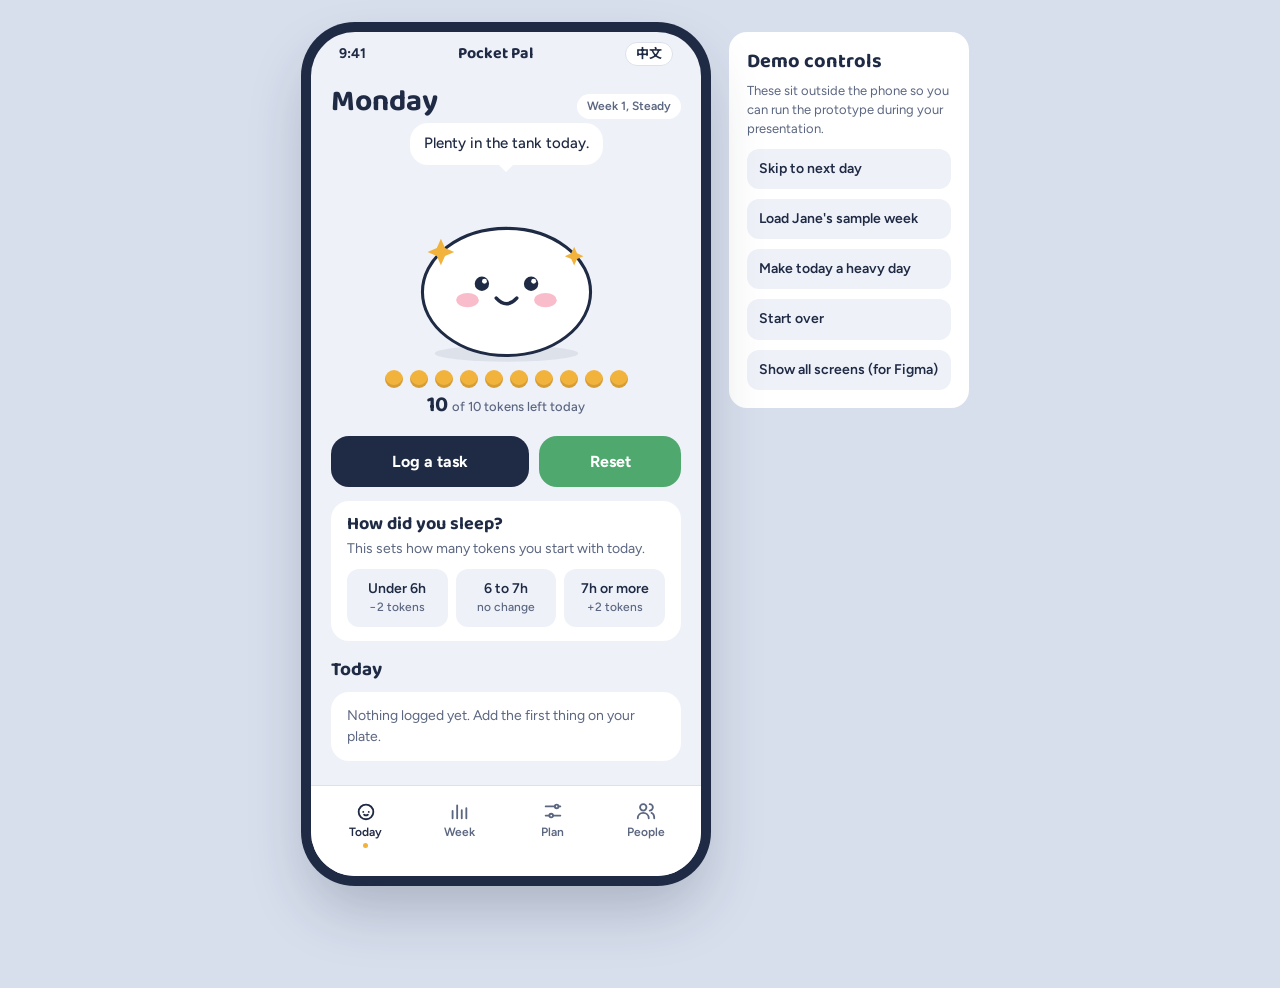
<file: index.html>
<!doctype html>
<html lang="en">
<head>
<meta charset="utf-8">
<meta name="viewport" content="width=device-width, initial-scale=1">
<title>Pocket Pal Prototype</title>
<link rel="preconnect" href="https://fonts.googleapis.com">
<link rel="preconnect" href="https://fonts.gstatic.com" crossorigin>
<link href="https://fonts.googleapis.com/css2?family=Baloo+2:wght@600;700;800&family=Figtree:wght@400;500;600;700&family=Noto+Sans+SC:wght@400;500;700&display=swap" rel="stylesheet">

<!-- Styles: shared first, then one file per screen -->
<link rel="stylesheet" href="css/base.css">
<link rel="stylesheet" href="css/layout.css">
<link rel="stylesheet" href="css/components.css">
<link rel="stylesheet" href="css/today.css">
<link rel="stylesheet" href="css/sheets.css">
<link rel="stylesheet" href="css/plan.css">
<link rel="stylesheet" href="css/week.css">
<link rel="stylesheet" href="css/people.css">
<link rel="stylesheet" href="css/gallery.css">
</head>
<body>
<div class="stage">
  <div class="phone" id="phone" aria-live="polite"></div>
  <aside class="demo" aria-label="Demo controls">
    <!-- data-i18n holds the English text; js/i18n.js swaps it for the translation -->
    <h2 data-i18n="Demo controls">Demo controls</h2>
    <p data-i18n="These sit outside the phone so you can run the prototype during your presentation.">These sit outside the phone so you can run the prototype during your presentation.</p>
    <button data-act="nextDay" data-i18n="Skip to next day">Skip to next day</button>
    <button data-act="sampleWeek" data-i18n="Load Jane's sample week">Load Jane's sample week</button>
    <button data-act="drain" data-i18n="Make today a heavy day">Make today a heavy day</button>
    <button data-act="restart" data-i18n="Start over">Start over</button>
    <button data-act="gallery" data-i18n="Show all screens (for Figma)">Show all screens (for Figma)</button>
  </aside>
</div>
<div id="gallery" hidden></div>

<!-- Scripts: order matters (translations first, data and helpers next, app.js last) -->
<script src="js/lang/zh.js"></script>
<script src="js/i18n.js"></script>
<script src="js/data.js"></script>
<script src="js/state.js"></script>
<script src="js/logic.js"></script>
<script src="js/mochi.js"></script>
<script src="js/components.js"></script>
<script src="js/screens/today.js"></script>
<script src="js/screens/week.js"></script>
<script src="js/screens/plan.js"></script>
<script src="js/screens/people.js"></script>
<script src="js/sheets/log.js"></script>
<script src="js/sheets/share.js"></script>
<script src="js/sheets/reset.js"></script>
<script src="js/sheets/support.js"></script>
<script src="js/demo.js"></script>
<script src="js/app.js"></script>
</body>
</html>
</file>
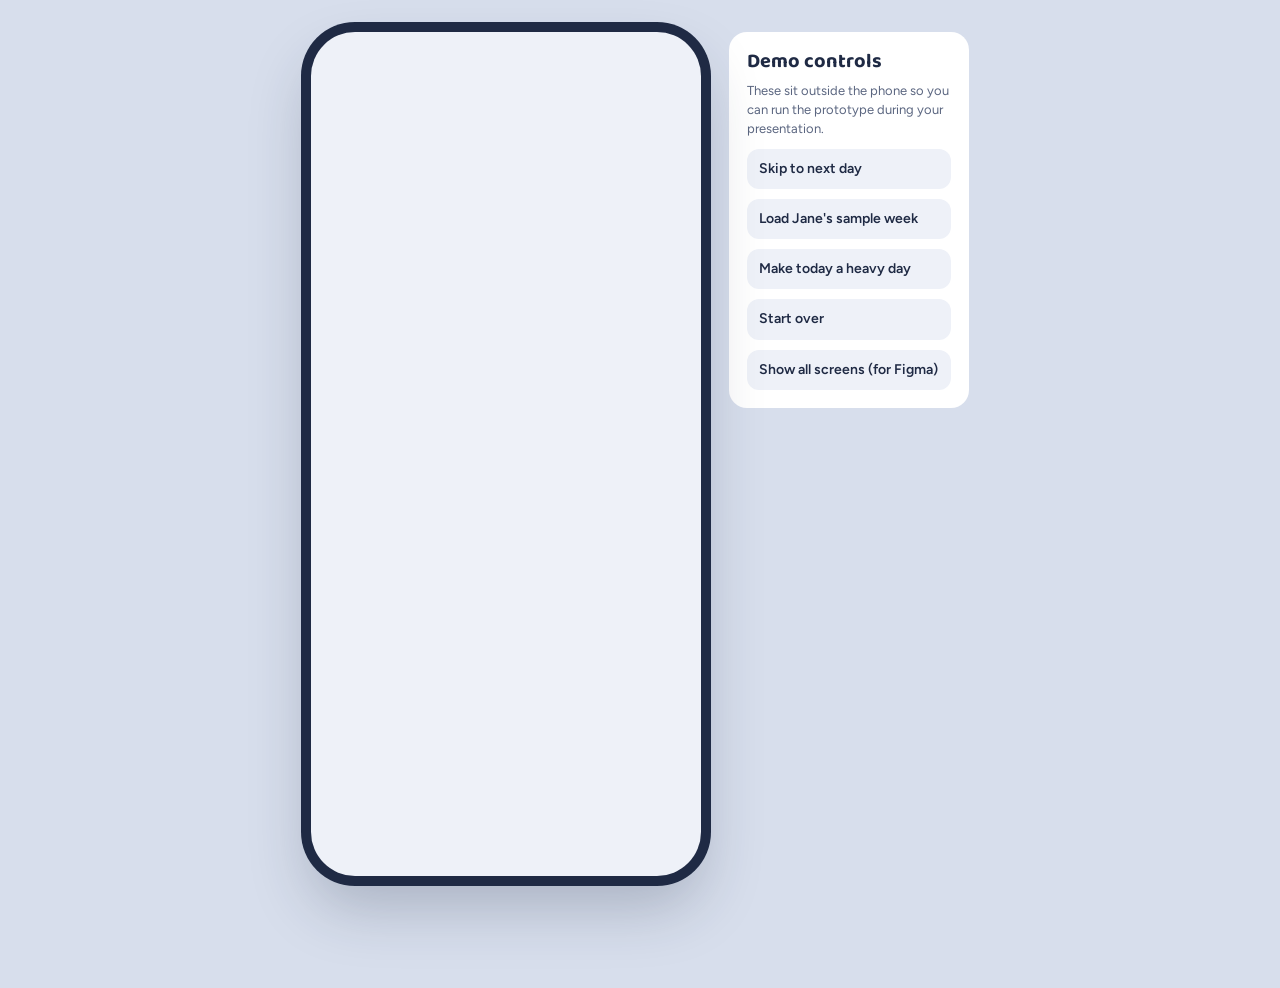
<file: index.html.html>
<!doctype html>
<html lang="en">
<head>
<meta charset="utf-8">
<meta name="viewport" content="width=device-width, initial-scale=1">
<title>Loadout Prototype</title>
<link rel="preconnect" href="https://fonts.googleapis.com">
<link rel="preconnect" href="https://fonts.gstatic.com" crossorigin>
<link href="https://fonts.googleapis.com/css2?family=Baloo+2:wght@600;700;800&family=Figtree:wght@400;500;600;700&display=swap" rel="stylesheet">

<!-- Styles: shared first, then one file per screen -->
<link rel="stylesheet" href="css/base.css">
<link rel="stylesheet" href="css/layout.css">
<link rel="stylesheet" href="css/components.css">
<link rel="stylesheet" href="css/today.css">
<link rel="stylesheet" href="css/sheets.css">
<link rel="stylesheet" href="css/plan.css">
<link rel="stylesheet" href="css/week.css">
<link rel="stylesheet" href="css/people.css">
<link rel="stylesheet" href="css/gallery.css">
</head>
<body>
<div class="stage">
  <div class="phone" id="phone" aria-live="polite"></div>
  <aside class="demo" aria-label="Demo controls">
    <h2>Demo controls</h2>
    <p>These sit outside the phone so you can run the prototype during your presentation.</p>
    <button data-act="nextDay">Skip to next day</button>
    <button data-act="sampleWeek">Load Jane's sample week</button>
    <button data-act="drain">Make today a heavy day</button>
    <button data-act="restart">Start over</button>
    <button data-act="gallery">Show all screens (for Figma)</button>
  </aside>
</div>
<div id="gallery" hidden></div>

<!-- Scripts: order matters (data and helpers first, app.js last) -->
<script src="js/data.js"></script>
<script src="js/state.js"></script>
<script src="js/logic.js"></script>
<script src="js/mochi.js"></script>
<script src="js/components.js"></script>
<script src="js/screens/today.js"></script>
<script src="js/screens/week.js"></script>
<script src="js/screens/plan.js"></script>
<script src="js/screens/people.js"></script>
<script src="js/sheets/log.js"></script>
<script src="js/sheets/share.js"></script>
<script src="js/sheets/reset.js"></script>
<script src="js/demo.js"></script>
<script src="js/app.js"></script>
</body>
</html>
</file>
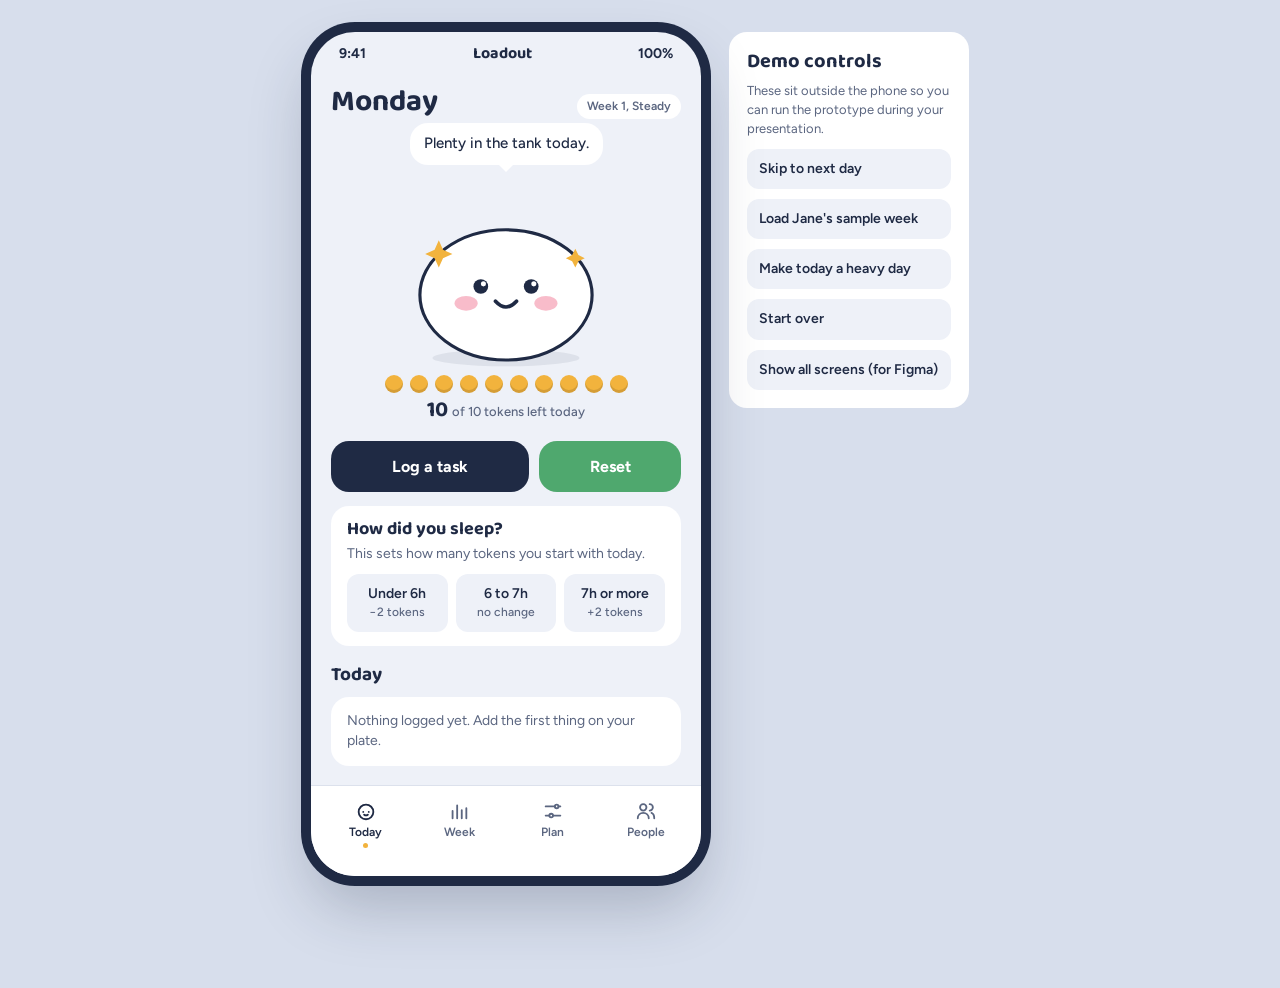
<file: _backup/loadout-original.html>
<!doctype html>
<html lang="en">
<head>
<meta charset="utf-8">
<meta name="viewport" content="width=device-width, initial-scale=1">
<title>Loadout Prototype</title>
<link rel="preconnect" href="https://fonts.googleapis.com">
<link rel="preconnect" href="https://fonts.gstatic.com" crossorigin>
<link href="https://fonts.googleapis.com/css2?family=Baloo+2:wght@600;700;800&family=Figtree:wght@400;500;600;700&display=swap" rel="stylesheet">
<style>
:root{
  --desk:#D7DEEC;
  --mist:#EEF1F8;
  --card:#FFFFFF;
  --ink:#1F2A44;
  --ink-soft:#5B6680;
  --line:#DCE1EC;
  --token:#F2B33D;
  --token-empty:#D9DEEA;
  --share:#2A9D8F;
  --defer:#7B6CF6;
  --reset:#4FA86E;
  --alert:#D9596A;
  --blush:#F6A5B8;
  --r-lg:28px; --r-md:18px; --r-sm:12px;
}
*{box-sizing:border-box;margin:0;padding:0}
body{background:var(--desk);font-family:Figtree,system-ui,sans-serif;color:var(--ink);font-size:15px;line-height:1.45;min-height:100vh}
button{font:inherit;color:inherit;border:0;background:none;cursor:pointer}
button:focus-visible,input:focus-visible,textarea:focus-visible{outline:3px solid var(--defer);outline-offset:2px}
h1,h2,h3,.display{font-family:"Baloo 2",system-ui,sans-serif;line-height:1.1}

/* stage */
.stage{display:flex;gap:28px;justify-content:center;align-items:flex-start;padding:32px 16px;flex-wrap:wrap}
.phone{width:390px;height:844px;background:var(--mist);border-radius:44px;box-shadow:0 0 0 10px #1F2A44,0 30px 60px rgba(31,42,68,.25);overflow:hidden;position:relative;display:flex;flex-direction:column;flex:none}
.demo{width:240px;background:var(--card);border-radius:var(--r-md);padding:18px;display:flex;flex-direction:column;gap:10px}
.demo h2{font-size:20px}
.demo p{font-size:13px;color:var(--ink-soft)}
.demo button{background:var(--mist);border-radius:var(--r-sm);padding:10px 12px;text-align:left;font-weight:600;font-size:14px}
.demo button:hover{background:var(--line)}

/* phone chrome */
.statusbar{height:44px;display:flex;align-items:center;justify-content:space-between;padding:0 28px;font-weight:700;font-size:14px;flex:none}
.screen{flex:1;overflow-y:auto;padding:4px 20px 20px}
.tabbar{flex:none;display:grid;grid-template-columns:repeat(4,1fr);background:var(--card);border-top:1px solid var(--line);padding:8px 8px 22px}
.tab{display:flex;flex-direction:column;align-items:center;gap:2px;font-size:12px;font-weight:600;color:var(--ink-soft);padding:6px 0;border-radius:var(--r-sm)}
.tab svg{width:22px;height:22px}
.tab[aria-current="page"]{color:var(--ink)}
.tab[aria-current="page"] .dot{background:var(--token)}
.tab .dot{width:5px;height:5px;border-radius:50%;background:transparent}

/* today */
.dayhead{display:flex;justify-content:space-between;align-items:baseline;margin:6px 0 2px}
.dayhead h1{font-size:30px}
.dayhead .plan-chip{font-size:12px;font-weight:600;background:var(--card);padding:4px 10px;border-radius:99px;color:var(--ink-soft)}
.hero{position:relative;text-align:center;margin-top:4px}
.hero svg.mochi{width:210px;height:auto;display:block;margin:0 auto}
.says{background:var(--card);border-radius:var(--r-md);padding:10px 14px;font-weight:500;display:inline-block;max-width:300px;position:relative;margin-bottom:6px}
.says::after{content:"";position:absolute;bottom:-7px;left:50%;margin-left:-7px;border:7px solid transparent;border-top-color:var(--card);border-bottom:0}
.beads{display:flex;justify-content:center;flex-wrap:wrap;gap:7px;margin:4px 0 2px}
.bead{width:18px;height:18px;border-radius:50%;background:var(--token);box-shadow:inset 0 -3px 0 rgba(0,0,0,.12)}
.bead.empty{background:var(--token-empty);box-shadow:none}
.bead.debt{background:transparent;border:2px dashed var(--alert)}
.count{font-family:"Baloo 2";font-size:22px;font-weight:700}
.count small{font-family:Figtree;font-size:13px;font-weight:500;color:var(--ink-soft)}

.actions{display:grid;grid-template-columns:1.4fr 1fr;gap:10px;margin:14px 0}
.btn{border-radius:var(--r-md);padding:14px;font-weight:700;font-size:16px;display:flex;align-items:center;justify-content:center;gap:8px}
.btn.primary{background:var(--ink);color:#fff}
.btn.reset{background:var(--reset);color:#fff}
.btn.share{background:var(--share);color:#fff}
.btn.defer{background:var(--defer);color:#fff}
.btn.ghost{background:var(--card)}
.btn:disabled{opacity:.4;cursor:not-allowed}

.card{background:var(--card);border-radius:var(--r-md);padding:14px 16px;margin-bottom:10px}
.card h3{font-size:18px;margin-bottom:4px}
.card p{color:var(--ink-soft);font-size:14px}
.card.alert{border-left:5px solid var(--alert)}
.card.nudge{border-left:5px solid var(--reset)}
.sleep{display:grid;grid-template-columns:repeat(3,1fr);gap:8px;margin-top:10px}
.sleep button{background:var(--mist);border-radius:var(--r-sm);padding:10px 4px;font-weight:600;font-size:14px}
.sleep button span{display:block;font-size:12px;font-weight:500;color:var(--ink-soft)}

.list{list-style:none}
.list li{display:flex;justify-content:space-between;align-items:center;gap:10px;padding:9px 0;border-bottom:1px solid var(--line);font-size:14px}
.list li:last-child{border-bottom:0}
.delta{font-weight:700;white-space:nowrap}
.delta.minus{color:var(--ink)}
.delta.plus{color:var(--reset)}
.tag{font-size:11px;font-weight:700;padding:2px 8px;border-radius:99px;color:#fff}
.tag.share{background:var(--share)}.tag.defer{background:var(--defer)}.tag.reset{background:var(--reset)}.tag.self{background:var(--ink-soft)}.tag.sleep{background:#8C96B0}
.section-title{font-family:"Baloo 2";font-size:19px;font-weight:700;margin:16px 0 8px}
.empty-note{color:var(--ink-soft);font-size:14px}

/* sheet */
.scrim{position:absolute;inset:0;background:rgba(31,42,68,.35);display:flex;align-items:flex-end;z-index:5}
.sheet{background:var(--mist);width:100%;max-height:88%;overflow-y:auto;border-radius:var(--r-lg) var(--r-lg) 0 0;padding:10px 20px 28px;animation:up .22s ease-out}
@media (prefers-reduced-motion:reduce){.sheet{animation:none}}
@keyframes up{from{transform:translateY(40px);opacity:.6}to{transform:none;opacity:1}}
.grab{width:40px;height:5px;background:var(--line);border-radius:3px;margin:0 auto 12px}
.sheet-head{display:flex;justify-content:space-between;align-items:center;margin-bottom:12px}
.sheet-head h2{font-size:24px}
.close{width:34px;height:34px;border-radius:50%;background:var(--card);font-size:18px;font-weight:700}
.pick{display:flex;justify-content:space-between;align-items:center;width:100%;background:var(--card);border-radius:var(--r-sm);padding:12px 14px;margin-bottom:8px;text-align:left;border:2px solid transparent}
.pick[aria-pressed="true"]{border-color:var(--ink)}
.pick .sub{display:block;font-size:12px;color:var(--ink-soft);font-weight:500}
.cost{font-family:"Baloo 2";font-weight:700;font-size:18px;white-space:nowrap}
.factors{display:flex;flex-direction:column;gap:8px;margin:8px 0 12px}
.toggle{display:flex;justify-content:space-between;align-items:center;background:var(--card);border-radius:var(--r-sm);padding:10px 14px;text-align:left;font-size:14px}
.toggle .sw{width:42px;height:24px;border-radius:99px;background:var(--token-empty);position:relative;flex:none;transition:background .15s}
.toggle .sw::after{content:"";position:absolute;top:3px;left:3px;width:18px;height:18px;border-radius:50%;background:#fff;transition:left .15s}
.toggle[aria-pressed="true"] .sw{background:var(--ink)}
.toggle[aria-pressed="true"] .sw::after{left:21px}
input[type=text],textarea{width:100%;border:2px solid var(--line);border-radius:var(--r-sm);padding:10px 12px;font:inherit;background:var(--card);color:var(--ink)}
textarea{min-height:96px;resize:vertical}
.choice{display:grid;gap:8px;margin-top:6px}
.choice .btn{justify-content:space-between;font-size:15px}
.choice .btn small{font-weight:500;opacity:.85;font-size:13px}
.hint{font-size:13px;color:var(--ink-soft);margin:6px 0 10px}
.familiar{font-size:12px;font-weight:700;color:var(--reset)}

/* plan */
.plan{display:block;width:100%;text-align:left;background:var(--card);border-radius:var(--r-md);padding:14px 16px;margin-bottom:10px;border:2px solid transparent}
.plan[aria-pressed="true"]{border-color:var(--ink)}
.plan .row{display:flex;justify-content:space-between;align-items:baseline}
.plan h3{font-size:19px}
.plan .start{font-weight:700}
.plan p{font-size:13px;color:var(--ink-soft);margin-top:2px}
.pending{font-size:12px;font-weight:700;color:var(--defer)}
.range{display:flex;align-items:center;gap:12px;margin-top:10px}
.range input{flex:1;accent-color:var(--ink)}
.range output{font-family:"Baloo 2";font-weight:700;font-size:20px;width:28px;text-align:right}

/* week */
.bars{display:grid;grid-template-columns:repeat(7,1fr);gap:6px;align-items:end;height:130px;margin:6px 0 4px}
.bar{display:flex;flex-direction:column;justify-content:flex-end;align-items:center;height:100%;gap:2px}
.bar .fill{width:100%;border-radius:6px 6px 3px 3px;background:var(--token)}
.bar .fill.over{background:var(--alert)}
.bar .fill.none{background:var(--token-empty);height:4px}
.bar .rec{width:100%;border-radius:3px;background:var(--reset)}
.barlabels{display:grid;grid-template-columns:repeat(7,1fr);gap:6px;text-align:center;font-size:12px;font-weight:600;color:var(--ink-soft)}
.legend{display:flex;gap:14px;font-size:12px;color:var(--ink-soft);margin-top:8px}
.legend i{display:inline-block;width:10px;height:10px;border-radius:3px;margin-right:5px;vertical-align:-1px}
.stats{display:grid;grid-template-columns:repeat(3,1fr);gap:8px;margin:12px 0}
.stat{background:var(--card);border-radius:var(--r-md);padding:12px;text-align:center}
.stat b{font-family:"Baloo 2";font-size:26px;display:block;line-height:1}
.stat span{font-size:12px;color:var(--ink-soft)}
.growth{display:flex;align-items:center;gap:12px}
.growth svg{width:84px;flex:none}
.presets{display:flex;flex-wrap:wrap;gap:6px;margin:8px 0}
.presets button{background:var(--card);border-radius:99px;padding:6px 12px;font-size:13px;font-weight:600;border:1px solid var(--line)}

/* people */
.person{display:flex;align-items:center;gap:12px;background:var(--card);border-radius:var(--r-md);padding:12px 14px;margin-bottom:8px}
.avatar{width:40px;height:40px;border-radius:50%;background:var(--share);color:#fff;display:grid;place-items:center;font-weight:700;flex:none}
.person b{display:block}
.person span{font-size:13px;color:var(--ink-soft)}
.msg{background:var(--card);border-radius:var(--r-md);padding:12px 14px;font-size:14px;margin:8px 0}
.toast{position:absolute;left:50%;bottom:96px;transform:translateX(-50%);background:var(--ink);color:#fff;padding:10px 16px;border-radius:99px;font-weight:600;font-size:14px;z-index:9;white-space:nowrap}

/* gallery */
#gallery{display:flex;flex-wrap:wrap;gap:40px;padding:40px;justify-content:center}
#gallery .frame{display:flex;flex-direction:column;gap:10px;align-items:center}
#gallery .frame-label{font-weight:700;font-size:14px}
#gallery .phone{box-shadow:none;border-radius:0}
#gallery .phone .sheet{animation:none}
body.gallery .stage{display:none}
</style>
</head>
<body>
<div class="stage">
  <div class="phone" id="phone" aria-live="polite"></div>
  <aside class="demo" aria-label="Demo controls">
    <h2>Demo controls</h2>
    <p>These sit outside the phone so you can run the prototype during your presentation.</p>
    <button data-act="nextDay">Skip to next day</button>
    <button data-act="sampleWeek">Load Jane's sample week</button>
    <button data-act="drain">Make today a heavy day</button>
    <button data-act="restart">Start over</button>
    <button data-act="gallery">Show all screens (for Figma)</button>
  </aside>
</div>
<div id="gallery" hidden></div>

<script>
const DAYS=["Monday","Tuesday","Wednesday","Thursday","Friday","Saturday","Sunday"];
const PLANS={
  steady:{name:"Steady",start:10,note:"Standard costs and recovery. For normal weeks."},
  crunch:{name:"Crunch week",start:12,note:"Two extra tokens, but one Reset a day is required. Ends after 7 days."},
  free:{name:"Free & easy",start:10,note:"Every Reset gives 1 extra token. For recess and light weeks."},
  custom:{name:"Custom",start:10,note:"Choose your own daily tokens between 8 and 14."}
};
const TASKS=[
  {id:"admin",name:"Unfamiliar admin",ex:"Bank, visa or hall office",time:0,unfamiliar:1,strain:1},
  {id:"deadline",name:"Academic deadline",ex:"Assignment or quiz",time:1,unfamiliar:0,strain:1},
  {id:"lab",name:"First lab report",ex:"A new kind of assignment",time:1,unfamiliar:1,strain:1},
  {id:"health",name:"Healthcare visit",ex:"Seeing a doctor on campus",time:0,unfamiliar:1,strain:1},
  {id:"social",name:"Difficult conversation",ex:"Group conflict, awkward talk",time:0,unfamiliar:0,strain:1},
  {id:"errand",name:"Routine errand",ex:"Laundry, groceries",time:0,unfamiliar:0,strain:0}
];
const RESETS=[
  {id:"move",name:"Walk, swim or gym",ex:"20 minutes counts",gain:1},
  {id:"friend",name:"Meal or chat with a friend",ex:"In person or a call home",gain:1},
  {id:"hobby",name:"Something you enjoy",ex:"15 minutes, no studying",gain:1},
  {id:"off",name:"Proper break",ex:"Half a day with nothing logged",gain:3}
];
const DAILY_CAP=4;

let S;
function fresh(){
  return {plan:"steady",pendingPlan:null,customStart:10,pendingCustom:null,raises:0,
    startTokens:10,tokens:10,day:0,week:1,slept:null,recovered:0,
    log:[],later:[],days:[],seen:{},growth:0,sharesTotal:0,
    people:[{name:"Hall friend",role:"Lives two floors down"},{name:"Course mate",role:"Same EEE lab group"},{name:"Senior",role:"Year 2, been through it"},{name:"Student support",role:"NTU counselling and wellbeing"}],
    view:"today",sheet:null,draft:null,shareFor:null,ifThen:"",toast:null};
}
function load(){try{const v=localStorage.getItem("loadout");if(v)return Object.assign(fresh(),JSON.parse(v))}catch(e){}return fresh()}
function save(){try{localStorage.setItem("loadout",JSON.stringify({...S,toast:null}))}catch(e){}}
S=load();

/* ---------- logic ---------- */
function taskCost(t){
  const familiar=t.unfamiliar&&(S.seen[t.id]||0)>0;
  return {cost:1+t.time+(familiar?0:t.unfamiliar)+t.strain,familiar};
}
function energy(st=S){
  if(st.tokens<=0)return"asleep";
  const r=st.tokens/st.startTokens;
  return r>.6?"bright":r>.3?"okay":"tired";
}
function sharesThisWeek(){return S.days.reduce((a,d)=>a+d.shared,0)+S.log.filter(l=>l.kind==="share").length}
function goodNights(){return S.days.filter(d=>d.slept==="good").length+(S.slept==="good"?1:0)}
function resetsToday(){return S.log.filter(l=>l.kind==="reset").length}

function spend(name,kind,delta,extra={}){
  S.tokens+=delta;
  S.log.unshift({name,kind,delta,...extra});
}
function closeDay(){
  const spent=S.log.filter(l=>l.delta<0).reduce((a,l)=>a-l.delta,0);
  S.days.push({spent,recovered:S.recovered,shared:S.log.filter(l=>l.kind==="share").length,over:S.tokens<0,slept:S.slept,resets:resetsToday()});
}
function nextDay(){
  closeDay();
  S.day++;
  S.tokens=S.startTokens;S.slept=null;S.recovered=0;S.log=[];S.view="today";S.sheet=null;
}
function startWeek(){
  const over=S.days.filter(d=>d.over).length;
  const shared=S.days.reduce((a,d)=>a+d.shared,0);
  if(over===0||shared>0)S.growth++;
  if(S.pendingPlan){S.plan=S.pendingPlan;S.pendingPlan=null}
  if(S.pendingCustom!=null){if(S.pendingCustom>S.customStart)S.raises++;else S.raises=0;S.customStart=S.pendingCustom;S.pendingCustom=null}
  S.startTokens=S.plan==="custom"?S.customStart:PLANS[S.plan].start;
  S.week++;S.day=0;S.days=[];S.tokens=S.startTokens;S.slept=null;S.recovered=0;S.log=[];S.view="today";S.sheet=null;
  if(S.plan==="crunch"){S.pendingPlan="steady"}
  toast("New week. Mochi is ready.");
}

/* ---------- Mochi ---------- */
function mochi(state,{growth=0,scarf=false}={}){
  const ry={bright:62,okay:58,tired:52,asleep:48}[state];
  const cy=118+(62-ry);
  const tint={bright:"#FFFFFF",okay:"#FBFBFD",tired:"#F1F2F7",asleep:"#E9EBF3"}[state];
  let eyes="",mouth="",extra="";
  if(state==="bright"){
    eyes=`<circle cx="76" cy="${cy-8}" r="7" fill="#1F2A44"/><circle cx="124" cy="${cy-8}" r="7" fill="#1F2A44"/><circle cx="78.5" cy="${cy-10.5}" r="2.4" fill="#fff"/><circle cx="126.5" cy="${cy-10.5}" r="2.4" fill="#fff"/>`;
    mouth=`<path d="M90 ${cy+6} q10 11 20 0" stroke="#1F2A44" stroke-width="3.5" fill="none" stroke-linecap="round"/>`;
    extra=`<path d="M36 ${cy-52} l4 9 9 4 -9 4 -4 9 -4-9 -9-4 9-4z" fill="#F2B33D"/><path d="M166 ${cy-44} l3 6 6 3 -6 3 -3 6 -3-6 -6-3 6-3z" fill="#F2B33D"/>`;
  }else if(state==="okay"){
    eyes=`<circle cx="76" cy="${cy-6}" r="6" fill="#1F2A44"/><circle cx="124" cy="${cy-6}" r="6" fill="#1F2A44"/>`;
    mouth=`<path d="M93 ${cy+7} q7 6 14 0" stroke="#1F2A44" stroke-width="3.5" fill="none" stroke-linecap="round"/>`;
  }else if(state==="tired"){
    eyes=`<path d="M68 ${cy-6} q8 6 16 0" stroke="#1F2A44" stroke-width="3.5" fill="none" stroke-linecap="round"/><path d="M116 ${cy-6} q8 6 16 0" stroke="#1F2A44" stroke-width="3.5" fill="none" stroke-linecap="round"/>`;
    mouth=`<path d="M93 ${cy+9} h14" stroke="#1F2A44" stroke-width="3.5" stroke-linecap="round"/>`;
    extra=`<path d="M154 ${cy-34} q6 10 0 14 q-6 -4 0 -14z" fill="#9CC9F0"/>`;
  }else{
    eyes=`<path d="M68 ${cy-4} q8 -6 16 0" stroke="#1F2A44" stroke-width="3.5" fill="none" stroke-linecap="round"/><path d="M116 ${cy-4} q8 -6 16 0" stroke="#1F2A44" stroke-width="3.5" fill="none" stroke-linecap="round"/>`;
    mouth=`<ellipse cx="100" cy="${cy+10}" rx="4" ry="3" fill="#1F2A44"/>`;
    extra=`<text x="146" y="${cy-40}" font-family="Baloo 2" font-weight="800" font-size="22" fill="#7B6CF6">z</text><text x="160" y="${cy-56}" font-family="Baloo 2" font-weight="800" font-size="16" fill="#7B6CF6">z</text>`;
  }
  const top=cy-ry;
  let sprout="";
  if(growth>=1)sprout+=`<path d="M100 ${top+2} v-16" stroke="#4FA86E" stroke-width="4" stroke-linecap="round"/><path d="M100 ${top-10} q-16 -10 -22 2 q12 8 22 -2z" fill="#4FA86E"/>`;
  if(growth>=2)sprout+=`<path d="M100 ${top-12} q16 -12 24 0 q-12 10 -24 0z" fill="#5DB37E"/>`;
  if(growth>=3)sprout+=`<circle cx="100" cy="${top-20}" r="7" fill="#F6A5B8"/><circle cx="100" cy="${top-20}" r="3" fill="#F2B33D"/>`;
  const sc=scarf?`<path d="M38 ${cy+30} q62 26 124 0 v12 q-62 26 -124 0z" fill="#2A9D8F"/><rect x="128" y="${cy+40}" width="14" height="24" rx="4" fill="#2A9D8F" transform="rotate(-8 135 ${cy+52})"/>`:"";
  return `<svg class="mochi" viewBox="0 0 200 190" role="img" aria-label="Mochi looks ${state==="bright"?"energetic":state}">
    <ellipse cx="100" cy="178" rx="70" ry="8" fill="#1F2A44" opacity=".08"/>
    ${sprout}
    <ellipse cx="100" cy="${cy}" rx="82" ry="${ry}" fill="${tint}" stroke="#1F2A44" stroke-width="3"/>
    <ellipse cx="62" cy="${cy+8}" rx="11" ry="7" fill="#F6A5B8" opacity=".75"/><ellipse cx="138" cy="${cy+8}" rx="11" ry="7" fill="#F6A5B8" opacity=".75"/>
    ${eyes}${mouth}${sc}${extra}
  </svg>`;
}
const SAYS={
  bright:"Plenty in the tank today.",
  okay:"We're doing fine. Pace it.",
  tired:"I'm getting tired. Share or Reset before the next big task?",
  asleep:"I've run out. That's your cue to rest too."
};

/* ---------- screens ---------- */
const icons={
  today:'<svg viewBox="0 0 24 24" fill="none" stroke="currentColor" stroke-width="2" stroke-linecap="round"><circle cx="12" cy="13" r="8"/><path d="M9 13h.01M15 13h.01M10 16q2 1.5 4 0"/></svg>',
  week:'<svg viewBox="0 0 24 24" fill="none" stroke="currentColor" stroke-width="2" stroke-linecap="round"><path d="M5 20V12M10 20V6M15 20v-9M20 20V9"/></svg>',
  plan:'<svg viewBox="0 0 24 24" fill="none" stroke="currentColor" stroke-width="2" stroke-linecap="round"><path d="M4 7h10M18 7h2M4 17h4M12 17h8"/><circle cx="16" cy="7" r="2"/><circle cx="10" cy="17" r="2"/></svg>',
  people:'<svg viewBox="0 0 24 24" fill="none" stroke="currentColor" stroke-width="2" stroke-linecap="round"><circle cx="9" cy="8" r="3.5"/><path d="M3 20c0-3.5 2.7-6 6-6s6 2.5 6 6M16 4.5a3.5 3.5 0 0 1 0 7M18 14c2 .8 3 3 3 6"/></svg>'
};
function tabbar(v){
  const t=[["today","Today"],["week","Week"],["plan","Plan"],["people","People"]];
  return `<nav class="tabbar">${t.map(([k,l])=>`<button class="tab" data-act="view" data-v="${k}" ${v===k?'aria-current="page"':""}>${icons[k]}${l}<span class="dot"></span></button>`).join("")}</nav>`;
}
function beads(st=S){
  const total=Math.max(st.startTokens,st.tokens);
  let h="";
  for(let i=0;i<total;i++)h+=`<span class="bead ${i<st.tokens?"":"empty"}"></span>`;
  for(let i=0;i<-st.tokens;i++)h+=`<span class="bead debt"></span>`;
  return h;
}
function screenToday(){
  const e=energy();
  const planName=S.plan==="custom"?"Custom":PLANS[S.plan].name;
  let cards="";
  if(S.slept===null){
    cards+=`<div class="card"><h3>How did you sleep?</h3><p>This sets how many tokens you start with today.</p>
      <div class="sleep"><button data-act="sleep" data-q="poor">Under 6h<span>−2 tokens</span></button><button data-act="sleep" data-q="ok">6 to 7h<span>no change</span></button><button data-act="sleep" data-q="good">7h or more<span>+2 tokens</span></button></div></div>`;
  }
  if(S.tokens<0){
    cards+=`<div class="card alert"><h3>Over budget by ${-S.tokens}</h3><p>One tough day doesn't undo the week. So far you've shared ${sharesThisWeek()} task${sharesThisWeek()===1?"":"s"} and had ${goodNights()} good night${goodNights()===1?"":"s"} of sleep. Tomorrow starts fresh.</p></div>`;
  }else if(S.tokens>0&&S.tokens<=3){
    cards+=`<div class="card nudge"><h3>Running low</h3><p>A 20-minute walk before the next task would give a token back.</p></div>`;
  }
  if(S.plan==="crunch"&&resetsToday()===0){
    cards+=`<div class="card nudge"><h3>Crunch week rule</h3><p>Log one Reset today to keep the two extra tokens fair.</p></div>`;
  }
  const later=S.later.length?`<div class="section-title">Deferred</div><div class="card"><ul class="list">${S.later.map((l,i)=>`<li><span>${l.name}</span><button class="tag defer" data-act="undefer" data-i="${i}">Do now</button></li>`).join("")}</ul></div>`:"";
  const log=S.log.length?`<ul class="list">${S.log.map(l=>`<li><span><span class="tag ${l.kind}">${{self:"Did it",share:"Shared",defer:"Deferred",reset:"Reset",sleep:"Sleep"}[l.kind]}</span> ${l.name}</span><span class="delta ${l.delta>0?"plus":"minus"}">${l.delta>0?"+":""}${l.delta||"0"}</span></li>`).join("")}</ul>`:`<p class="empty-note">Nothing logged yet. Add the first thing on your plate.</p>`;
  return `<div class="screen">
    <div class="dayhead"><h1>${DAYS[S.day]}</h1><span class="plan-chip">Week ${S.week}, ${planName}</span></div>
    <div class="hero"><div class="says">${SAYS[e]}</div>${mochi(e,{growth:S.growth,scarf:S.sharesTotal>0})}
      <div class="beads" aria-hidden="true">${beads()}</div>
      <div class="count">${S.tokens} <small>of ${S.startTokens} tokens left today</small></div></div>
    <div class="actions"><button class="btn primary" data-act="sheet" data-s="log">Log a task</button><button class="btn reset" data-act="sheet" data-s="reset">Reset</button></div>
    ${cards}${later}
    <div class="section-title">Today</div><div class="card">${log}</div>
  </div>`;
}
function sheetLog(){
  const d=S.draft;
  let body;
  if(!d){
    body=`<p class="hint">Each task starts at 1 token. Taking long, being new to you, or being stressful each add 1.</p>
      ${TASKS.map(t=>{const c=taskCost(t);return `<button class="pick" data-act="pickTask" data-id="${t.id}"><span>${t.name}<span class="sub">${t.ex}</span>${c.familiar?'<span class="familiar">Familiar now, 1 cheaper</span>':""}</span><span class="cost">−${c.cost}</span></button>`}).join("")}
      <button class="pick" data-act="pickTask" data-id="custom"><span>Something else<span class="sub">Name it and rate it yourself</span></span><span class="cost">+</span></button>`;
  }else{
    const t=d;
    const c=d.custom?{cost:1+d.time+d.unfamiliar+d.strain,familiar:false}:taskCost(d);
    const tog=(k,label,sub)=>`<button class="toggle" data-act="tog" data-k="${k}" aria-pressed="${!!d[k]}"><span>${label}<span class="sub" style="display:block;font-size:12px;color:var(--ink-soft)">${sub}</span></span><span class="sw"></span></button>`;
    body=`${d.custom?`<label class="hint" for="tname">Task name</label><input id="tname" type="text" data-act="tname" value="${d.name||""}" placeholder="e.g. Phone call with landlord">`:`<div class="card"><h3>${t.name}</h3><p>${t.ex}</p></div>`}
      <div class="factors">${tog("time","Takes over 2 hours","Or spreads over several days")}${tog("unfamiliar","New to me","First time, or an unfamiliar system")}${tog("strain","Stressful","Uncertainty, pressure or conflict")}</div>
      ${c.familiar?'<p class="familiar">You have done this before, so it costs 1 less.</p>':""}
      <div class="choice">
        <button class="btn primary" data-act="doTask" data-how="self">Do it myself<small>−${c.cost} tokens</small></button>
        <button class="btn share" data-act="doTask" data-how="share">Share it<small>−1 token</small></button>
        <button class="btn defer" data-act="doTask" data-how="defer">Defer it<small>0 today</small></button>
      </div>
      <button class="btn ghost" style="width:100%;margin-top:8px" data-act="draftBack">Pick a different task</button>`;
  }
  return sheet("Log a task",body);
}
function sheetShare(){
  const t=S.shareFor||{name:"this task"};
  return sheet("Share it",`<p class="hint">Asking for help costs 1 token instead of ${t.fullCost||3}. Pick someone, then send the message.</p>
    ${S.people.map((p,i)=>`<button class="pick" data-act="sharePick" data-i="${i}" aria-pressed="${S.shareTo===i}"><span>${p.name}<span class="sub">${p.role}</span></span></button>`).join("")}
    <div class="msg">Hey, I'm stuck on <b>${t.name.toLowerCase()}</b>. Could you help me with it, or tell me how you handled it? Even 10 minutes would help a lot.</div>
    <button class="btn share" style="width:100%" data-act="shareSend" ${S.shareTo==null?"disabled":""}>Copy message and log share</button>`);
}
function sheetReset(){
  const left=DAILY_CAP-S.recovered;
  const bonus=S.plan==="free"?1:0;
  return sheet("Reset",`<p class="hint">Recovery earns tokens back. You can gain up to ${DAILY_CAP} a day, and ${Math.max(left,0)} are left today.${bonus?" Free & easy adds 1 to each.":""}</p>
    ${RESETS.map(r=>{const g=Math.min(r.gain+bonus,Math.max(left,0));return `<button class="pick" data-act="doReset" data-id="${r.id}" ${left<=0?"disabled":""}><span>${r.name}<span class="sub">${r.ex}</span></span><span class="cost" style="color:var(--reset)">+${g}</span></button>`}).join("")}`);
}
function sheet(title,body){
  return `<div class="scrim" data-act="closeScrim"><div class="sheet" role="dialog" aria-label="${title}"><div class="grab"></div><div class="sheet-head"><h2>${title}</h2><button class="close" data-act="close" aria-label="Close">×</button></div>${body}</div></div>`;
}
function screenWeek(){
  const days=[...S.days];
  const today={spent:S.log.filter(l=>l.delta<0).reduce((a,l)=>a-l.delta,0),recovered:S.recovered,over:S.tokens<0,shared:S.log.filter(l=>l.kind==="share").length};
  const all=DAYS.map((_,i)=>i<days.length?days[i]:i===S.day?today:null);
  const max=Math.max(14,...all.filter(Boolean).map(d=>d.spent));
  const bars=all.map(d=>{
    if(!d)return `<div class="bar"><div class="fill none"></div></div>`;
    return `<div class="bar"><div class="fill ${d.over?"over":""}" style="height:${Math.max(4,d.spent/max*100)}%"></div><div class="rec" style="height:${d.recovered/max*100}%"></div></div>`;
  }).join("");
  const done=all.filter(Boolean);
  const shared=done.reduce((a,d)=>a+d.shared,0);
  const overs=done.filter(d=>d.over).length;
  const resets=days.reduce((a,d)=>a+(d.resets||0),0)+resetsToday();
  const balanced=overs===0||shared>0;
  const sunday=S.day===6;
  const presets=["If I have two deadlines, I'll share the admin","If I sleep under 6 hours, I'll skip optional tasks","If it's exam week, I'll still do two 20-minute runs"];
  return `<div class="screen">
    <div class="dayhead"><h1>Week ${S.week}</h1><span class="plan-chip">${sunday?"Sunday review":"So far"}</span></div>
    <div class="card"><h3>Tokens spent each day</h3><div class="bars">${bars}</div>
      <div class="barlabels">${DAYS.map(d=>`<span>${d[0]}</span>`).join("")}</div>
      <div class="legend"><span><i style="background:var(--token)"></i>Spent</span><span><i style="background:var(--reset)"></i>Recovered</span><span><i style="background:var(--alert)"></i>Over budget</span></div></div>
    <div class="stats"><div class="stat"><b>${shared}</b><span>Shared</span></div><div class="stat"><b>${resets}</b><span>Resets</span></div><div class="stat"><b>${overs}</b><span>Over budget</span></div></div>
    <div class="card growth">${mochi("bright",{growth:S.growth+(balanced?1:0),scarf:S.sharesTotal>0})}<div><h3>${balanced?"Mochi will grow this week":"Mochi stays the same size"}</h3><p>${balanced?"You stayed in budget or asked for help. Both count.":"Share one task or stay in budget to help Mochi grow."}</p></div></div>
    <div class="section-title">Plan for next week</div>
    <div class="card"><p>Write one if-then plan for a week that might get busy.</p>
      <div class="presets">${presets.map(p=>`<button data-act="ifthen" data-t="${p}">${p}</button>`).join("")}</div>
      <textarea data-act="ifthenText" aria-label="Your if-then plan" placeholder="If ..., I will ...">${S.ifThen}</textarea></div>
    <button class="btn primary" style="width:100%" data-act="startWeek" ${sunday?"":"disabled"}>${sunday?"Start next week":"Available on Sunday"}</button>
  </div>`;
}
function screenPlan(){
  const cur=S.pendingPlan||S.plan;
  const flag=S.raises>=2?`<div class="card nudge"><h3>You've raised your budget a few weeks running</h3><p>Want to look at what's been draining you? The Week tab shows which days went over.</p></div>`:"";
  return `<div class="screen">
    <div class="dayhead"><h1>Your plan</h1></div>
    <p class="hint">Changes start next week, so you decide when you're calm, not in the middle of a hard day.</p>
    ${flag}
    ${Object.entries(PLANS).map(([k,p])=>{
      const start=k==="custom"?(S.pendingCustom??S.customStart):p.start;
      return `<button class="plan" data-act="plan" data-k="${k}" aria-pressed="${cur===k}"><div class="row"><h3>${p.name}</h3><span class="start">${start} tokens a day</span></div><p>${p.note}</p>${S.pendingPlan===k?'<span class="pending">Starts next week</span>':S.plan===k?'<span class="pending" style="color:var(--reset)">Current plan</span>':""}</button>`}).join("")}
    ${cur==="custom"?`<div class="card"><h3>Daily tokens</h3><div class="range"><input type="range" min="8" max="14" value="${S.pendingCustom??S.customStart}" data-act="custom" aria-label="Daily tokens"><output>${S.pendingCustom??S.customStart}</output></div><p style="margin-top:6px">Limited to 8 to 14 so the budget still means something.</p></div>`:""}
    <div class="section-title">Task costs</div>
    <div class="card"><ul class="list">${TASKS.map(t=>`<li><span>${t.name}</span><span class="delta">−${taskCost(t).cost}</span></li>`).join("")}</ul><p style="margin-top:6px">Costs stay between 1 and 5 tokens.</p></div>
  </div>`;
}
function screenPeople(){
  return `<div class="screen">
    <div class="dayhead"><h1>Your people</h1></div>
    <p class="hint">The people you can share tasks with. Set them up now, so asking for help later is one tap.</p>
    ${S.people.map(p=>`<div class="person"><div class="avatar">${p.name[0]}</div><div><b>${p.name}</b><span>${p.role}</span></div></div>`).join("")}
    <div class="card"><h3>Add someone</h3><input type="text" data-act="newPerson" placeholder="Name, e.g. Lab partner" aria-label="New person's name"><button class="btn share" style="width:100%;margin-top:8px" data-act="addPerson">Add person</button></div>
    <div class="section-title">Message templates</div>
    <div class="msg">Hey, I'm stuck on [task]. Could you help me with it, or tell me how you handled it?</div>
    <div class="msg">I've got a lot on this week. Could we move [task] to next week?</div>
  </div>`;
}
function phoneHTML(){
  const views={today:screenToday,week:screenWeek,plan:screenPlan,people:screenPeople};
  const sh={log:sheetLog,reset:sheetReset,share:sheetShare}[S.sheet];
  return `<div class="statusbar"><span>9:41</span><span class="display" style="font-size:16px">Loadout</span><span>100%</span></div>${views[S.view]()}${tabbar(S.view)}${sh?sh():""}${S.toast?`<div class="toast" role="status">${S.toast}</div>`:""}`;
}

/* ---------- actions ---------- */
let toastTimer;
function toast(m){S.toast=m;clearTimeout(toastTimer);toastTimer=setTimeout(()=>{S.toast=null;render()},1800)}
const phone=document.getElementById("phone");
function render(){phone.innerHTML=phoneHTML();save()}

document.addEventListener("click",e=>{
  const b=e.target.closest("[data-act]");if(!b||b.closest("#gallery"))return;
  const a=b.dataset.act;
  if(a==="closeScrim"&&e.target!==b)return;
  switch(a){
    case"view":S.view=b.dataset.v;S.sheet=null;break;
    case"sheet":S.sheet=b.dataset.s;S.draft=null;break;
    case"close":case"closeScrim":S.sheet=null;S.draft=null;break;
    case"sleep":{const q=b.dataset.q,d={poor:-2,ok:0,good:2}[q];S.slept=q;S.tokens+=d;spend(q==="good"?"Slept 7h or more":q==="poor"?"Slept under 6h":"Slept 6 to 7h","sleep",0);S.log[0].delta=d;break}
    case"pickTask":{const id=b.dataset.id;S.draft=id==="custom"?{custom:true,id:"c"+Date.now(),name:"",time:0,unfamiliar:0,strain:0}:{...TASKS.find(t=>t.id===id)};break}
    case"draftBack":S.draft=null;break;
    case"tog":{const k=b.dataset.k;S.draft[k]=S.draft[k]?0:1;break}
    case"doTask":{
      const d=S.draft;const name=(d.custom?(d.name||"Custom task"):d.name);
      const c=d.custom?{cost:1+d.time+d.unfamiliar+d.strain}:taskCost(d);
      const how=b.dataset.how;
      if(how==="self"){spend(name,"self",-c.cost);S.seen[d.id]=(S.seen[d.id]||0)+1;S.sheet=null;toast(`−${c.cost} tokens`)}
      if(how==="defer"){S.later.push({...d,name});spend(name,"defer",0);S.sheet=null;toast("Moved to Deferred")}
      if(how==="share"){S.shareFor={...d,name,fullCost:c.cost};S.shareTo=null;S.sheet="share"}
      S.draft=null;break}
    case"sharePick":S.shareTo=+b.dataset.i;break;
    case"shareSend":{
      const t=S.shareFor;const p=S.people[S.shareTo];
      const msg=`Hey, I'm stuck on ${t.name.toLowerCase()}. Could you help me with it, or tell me how you handled it? Even 10 minutes would help a lot.`;
      try{navigator.clipboard&&navigator.clipboard.writeText(msg).catch(()=>{})}catch(err){}
      spend(`${t.name} with ${p.name}`,"share",-1);S.seen[t.id]=(S.seen[t.id]||0)+1;S.sharesTotal++;S.sheet=null;S.shareFor=null;toast("Message copied. Shared for 1 token");break}
    case"doReset":{
      const r=RESETS.find(x=>x.id===b.dataset.id);const bonus=S.plan==="free"?1:0;
      const g=Math.min(r.gain+bonus,DAILY_CAP-S.recovered);if(g<=0)break;
      S.recovered+=g;spend(r.name,"reset",g);S.sheet=null;toast(`+${g}. Mochi feels better`);break}
    case"undefer":{const t=S.later.splice(+b.dataset.i,1)[0];S.draft=t;S.sheet="log";break}
    case"plan":{const k=b.dataset.k;S.pendingPlan=k===S.plan&&k!=="custom"?null:k;if(k===S.plan&&k==="custom")S.pendingPlan=null;break}
    case"ifthen":S.ifThen=b.dataset.t;break;
    case"startWeek":startWeek();break;
    case"addPerson":{const i=phone.querySelector('[data-act="newPerson"]');if(i&&i.value.trim()){S.people.push({name:i.value.trim(),role:"Added by you"});toast("Added")}break}
    case"nextDay":if(S.day===6){S.view="week";toast("It's Sunday. Review the week.")}else{nextDay();toast(`Good morning. It's ${DAYS[S.day]}.`)}break;
    case"sampleWeek":sampleWeek();break;
    case"drain":if(S.slept===null){S.slept="poor";S.log.unshift({name:"Slept under 6h",kind:"sleep",delta:-2});S.tokens-=2}spend("First lab report","self",-4);spend("Unfamiliar admin","self",-3);spend("Academic deadline","self",-3);toast("Heavy day loaded");break;
    case"restart":S=fresh();break;
    case"gallery":showGallery();return;
    default:return;
  }
  render();
});
document.addEventListener("input",e=>{
  const a=e.target.dataset.act;
  if(a==="tname"){S.draft.name=e.target.value;save()}
  if(a==="ifthenText"){S.ifThen=e.target.value;save()}
  if(a==="custom"){const v=+e.target.value;S.pendingCustom=v===S.customStart?null:v;e.target.nextElementSibling.textContent=v;save()}
});
document.addEventListener("change",e=>{if(e.target.dataset.act==="custom")render()});

function sampleWeek(){
  S=fresh();S.growth=1;S.sharesTotal=2;S.seen={admin:1};
  S.days=[
    {spent:7,recovered:2,shared:0,over:false,slept:"good",resets:1},
    {spent:12,recovered:1,shared:0,over:true,slept:"poor",resets:1},
    {spent:6,recovered:3,shared:1,over:false,slept:"ok",resets:2},
    {spent:8,recovered:2,shared:1,over:false,slept:"good",resets:1},
    {spent:5,recovered:4,shared:0,over:false,slept:"good",resets:2},
    {spent:2,recovered:3,shared:0,over:false,slept:"good",resets:1}
  ];
  S.day=6;S.slept="good";S.tokens=11;S.recovered=1;
  S.log=[{name:"Meal or chat with a friend",kind:"reset",delta:1},{name:"Slept 7h or more",kind:"sleep",delta:2}];
  S.view="week";S.ifThen="If I have two deadlines, I'll share the admin";
  toast("Sample week loaded");
}

/* ---------- gallery for Figma ---------- */
function showGallery(){
  const keep=JSON.parse(JSON.stringify(S));
  const frames=[
    ["1 Today, morning",()=>{S=fresh()}],
    ["2 Today, energetic",()=>{S=fresh();S.slept="good";S.tokens=11;S.startTokens=10;S.log=[{name:"Routine errand",kind:"self",delta:-1},{name:"Slept 7h or more",kind:"sleep",delta:2}]}],
    ["3 Today, tired",()=>{S=fresh();S.slept="ok";S.tokens=3;S.sharesTotal=1;S.log=[{name:"Academic deadline",kind:"self",delta:-3},{name:"Unfamiliar admin",kind:"self",delta:-3},{name:"Routine errand",kind:"self",delta:-1}]}],
    ["4 Today, over budget",()=>{S=fresh();S.slept="poor";S.tokens=-2;S.days=[{spent:6,recovered:2,shared:1,over:false,slept:"good",resets:1}];S.day=1;S.log=[{name:"First lab report",kind:"self",delta:-4},{name:"Unfamiliar admin",kind:"self",delta:-3},{name:"Academic deadline",kind:"self",delta:-3},{name:"Slept under 6h",kind:"sleep",delta:-2}]}],
    ["5 Log a task",()=>{S=fresh();S.slept="ok";S.seen={admin:1};S.sheet="log"}],
    ["6 Rate a task",()=>{S=fresh();S.slept="ok";S.sheet="log";S.draft={...TASKS[2]}}],
    ["7 Share it",()=>{S=fresh();S.slept="ok";S.sheet="share";S.shareFor={...TASKS[0],fullCost:3};S.shareTo=0}],
    ["8 Reset",()=>{S=fresh();S.slept="ok";S.tokens=4;S.sheet="reset"}],
    ["9 Week review",()=>{sampleWeek();S.toast=null}],
    ["10 Plan",()=>{S=fresh();S.pendingPlan="crunch";S.view="plan"}],
    ["11 People",()=>{S=fresh();S.view="people"}]
  ];
  const g=document.getElementById("gallery");
  g.innerHTML=`<div style="width:100%;text-align:center"><button class="btn primary" style="display:inline-flex" data-act="exitGallery">Back to prototype</button></div>`+
    frames.map(([label,setup])=>{setup();S.toast=null;return `<div class="frame"><div class="frame-label">${label}</div><div class="phone">${phoneHTML()}</div></div>`}).join("");
  S=keep;S.toast=null;
  document.body.classList.add("gallery");g.hidden=false;window.scrollTo(0,0);
}
document.addEventListener("click",e=>{
  if(e.target.closest('[data-act="exitGallery"]')){document.body.classList.remove("gallery");document.getElementById("gallery").hidden=true;render()}
},true);

render();
</script>
</body>
</html>
</file>
<file: css/base.css>
/* Colour/size variables, reset, fonts */
:root{
  --desk:#D7DEEC;
  --mist:#EEF1F8;
  --card:#FFFFFF;
  --ink:#1F2A44;
  --ink-soft:#5B6680;
  --line:#DCE1EC;
  --token:#F2B33D;
  --token-empty:#D9DEEA;
  --share:#2A9D8F;
  --defer:#7B6CF6;
  --clinic:#2F6FC9;
  --reset:#4FA86E;
  --alert:#D9596A;
  --blush:#F6A5B8;
  --r-lg:28px; --r-md:18px; --r-sm:12px;
}
*{box-sizing:border-box;margin:0;padding:0}
body{background:var(--desk);font-family:Figtree,"Noto Sans SC",system-ui,sans-serif;color:var(--ink);font-size:15px;line-height:1.45;min-height:100vh}
button{font:inherit;color:inherit;border:0;background:none;cursor:pointer}
button:focus-visible,input:focus-visible,textarea:focus-visible{outline:3px solid var(--defer);outline-offset:2px}
h1,h2,h3,.display{font-family:"Baloo 2","Noto Sans SC",system-ui,sans-serif;line-height:1.1}
</file>
<file: css/layout.css>
/* Desktop stage, demo panel, phone frame, status bar, tab bar */
/* stage */
.stage{display:flex;gap:28px;justify-content:center;align-items:flex-start;padding:32px 16px;flex-wrap:wrap}
.phone{width:390px;height:844px;background:var(--mist);border-radius:44px;box-shadow:0 0 0 10px #1F2A44,0 30px 60px rgba(31,42,68,.25);overflow:hidden;position:relative;display:flex;flex-direction:column;flex:none}
.demo{width:240px;background:var(--card);border-radius:var(--r-md);padding:18px;display:flex;flex-direction:column;gap:10px}
.demo h2{font-size:20px}
.demo p{font-size:13px;color:var(--ink-soft)}
.demo button{background:var(--mist);border-radius:var(--r-sm);padding:10px 12px;text-align:left;font-weight:600;font-size:14px}
.demo button:hover{background:var(--line)}

/* phone chrome */
.statusbar{height:44px;display:flex;align-items:center;justify-content:space-between;padding:0 28px;font-weight:700;font-size:14px;flex:none}
.lang{background:var(--card);border:1px solid var(--line);border-radius:99px;padding:2px 10px;font-size:13px;font-weight:700}
.lang:hover{background:var(--line)}
.screen{flex:1;overflow-y:auto;padding:4px 20px 20px}
.tabbar{flex:none;display:grid;grid-template-columns:repeat(4,1fr);background:var(--card);border-top:1px solid var(--line);padding:8px 8px 22px}
.tab{display:flex;flex-direction:column;align-items:center;gap:2px;font-size:12px;font-weight:600;color:var(--ink-soft);padding:6px 0;border-radius:var(--r-sm)}
.tab svg{width:22px;height:22px}
.tab[aria-current="page"]{color:var(--ink)}
.tab[aria-current="page"] .dot{background:var(--token)}
.tab .dot{width:5px;height:5px;border-radius:50%;background:transparent}
</file>
<file: css/components.css>
/* Shared pieces: buttons, cards, lists, tags, section titles, toast */
.actions{display:grid;grid-template-columns:1.4fr 1fr;gap:10px;margin:14px 0}
.btn{border-radius:var(--r-md);padding:14px;font-weight:700;font-size:16px;display:flex;align-items:center;justify-content:center;gap:8px}
.btn.primary{background:var(--ink);color:#fff}
.btn.reset{background:var(--reset);color:#fff}
.btn.share{background:var(--share);color:#fff}
.btn.defer{background:var(--defer);color:#fff}
.btn.clinic{background:var(--clinic);color:#fff}
.btn.ghost{background:var(--card)}
.btn:disabled{opacity:.4;cursor:not-allowed}

.card{background:var(--card);border-radius:var(--r-md);padding:14px 16px;margin-bottom:10px}
.card h3{font-size:18px;margin-bottom:4px}
.card p{color:var(--ink-soft);font-size:14px}
.card.alert{border-left:5px solid var(--alert)}
.card.nudge{border-left:5px solid var(--reset)}
.card.calm{border-left:5px solid var(--share)}
.card-actions{display:grid;grid-template-columns:1fr 1fr;gap:8px;margin-top:10px}
.card-actions .btn{padding:10px;font-size:14px}
.card-actions .btn.ghost{background:var(--mist)}
.badge{display:inline-block;font-size:11px;font-weight:700;padding:1px 8px;border-radius:99px;background:var(--share);color:#fff;vertical-align:1px}
.list{list-style:none}
.list li{display:flex;justify-content:space-between;align-items:center;gap:10px;padding:9px 0;border-bottom:1px solid var(--line);font-size:14px}
.list li:last-child{border-bottom:0}
.delta{font-weight:700;white-space:nowrap}
.delta.minus{color:var(--ink)}
.delta.plus{color:var(--reset)}
.tag{font-size:11px;font-weight:700;padding:2px 8px;border-radius:99px;color:#fff}
.tag.share{background:var(--share)}.tag.defer{background:var(--defer)}.tag.reset{background:var(--reset)}.tag.self{background:var(--ink-soft)}.tag.hall{background:var(--reset)}.tag.clinic{background:var(--clinic)}.tag.sleep{background:#8C96B0}
.section-title{font-family:"Baloo 2","Noto Sans SC",sans-serif;font-size:19px;font-weight:700;margin:16px 0 8px}
.empty-note{color:var(--ink-soft);font-size:14px}
.toast{position:absolute;left:50%;bottom:96px;transform:translateX(-50%);background:var(--ink);color:#fff;padding:10px 16px;border-radius:99px;font-weight:600;font-size:14px;z-index:9;white-space:nowrap;pointer-events:none}
</file>
<file: css/today.css>
/* Today screen: header, Mochi hero, speech bubble, token beads, sleep check-in */
/* today */
.dayhead{display:flex;justify-content:space-between;align-items:baseline;margin:6px 0 2px}
.dayhead h1{font-size:30px}
.dayhead .plan-chip{font-size:12px;font-weight:600;background:var(--card);padding:4px 10px;border-radius:99px;color:var(--ink-soft)}
.hero{position:relative;text-align:center;margin-top:4px}
.hero svg.mochi{width:205px;height:auto;display:block;margin:0 auto}
.says{background:var(--card);border-radius:var(--r-md);padding:10px 14px;font-weight:500;display:inline-block;max-width:300px;position:relative;margin-bottom:6px}
.says::after{content:"";position:absolute;bottom:-7px;left:50%;margin-left:-7px;border:7px solid transparent;border-top-color:var(--card);border-bottom:0}
.beads{display:flex;justify-content:center;flex-wrap:wrap;gap:7px;margin:4px 0 2px}
.bead{width:18px;height:18px;border-radius:50%;background:var(--token);box-shadow:inset 0 -3px 0 rgba(0,0,0,.12)}
.bead.empty{background:var(--token-empty);box-shadow:none}
.bead.debt{background:transparent;border:2px dashed var(--alert)}
.count{font-family:"Baloo 2","Noto Sans SC",sans-serif;font-size:22px;font-weight:700}
.count small{font-family:Figtree,"Noto Sans SC",sans-serif;font-size:13px;font-weight:500;color:var(--ink-soft)}
.sleep{display:grid;grid-template-columns:repeat(3,1fr);gap:8px;margin-top:10px}
.sleep button{background:var(--mist);border-radius:var(--r-sm);padding:10px 4px;font-weight:600;font-size:14px}
.sleep button span{display:block;font-size:12px;font-weight:500;color:var(--ink-soft)}
</file>
<file: css/sheets.css>
/* Bottom sheets (Log a task / Share / Reset): pickers, toggles, inputs */
/* sheet */
.scrim{position:absolute;inset:0;background:rgba(31,42,68,.35);display:flex;align-items:flex-end;z-index:5}
.sheet{background:var(--mist);width:100%;max-height:88%;overflow-y:auto;border-radius:var(--r-lg) var(--r-lg) 0 0;padding:10px 20px 28px;animation:up .22s ease-out}
@media (prefers-reduced-motion:reduce){.sheet{animation:none}}
@keyframes up{from{transform:translateY(40px);opacity:.6}to{transform:none;opacity:1}}
.grab{width:40px;height:5px;background:var(--line);border-radius:3px;margin:0 auto 12px}
.sheet-head{display:flex;justify-content:space-between;align-items:center;margin-bottom:12px}
.sheet-head h2{font-size:24px}
.close{width:34px;height:34px;border-radius:50%;background:var(--card);font-size:18px;font-weight:700}
.pick{display:flex;justify-content:space-between;align-items:center;width:100%;background:var(--card);border-radius:var(--r-sm);padding:12px 14px;margin-bottom:8px;text-align:left;border:2px solid transparent}
.pick[aria-pressed="true"]{border-color:var(--ink)}
.pick .sub{display:block;font-size:12px;color:var(--ink-soft);font-weight:500}
.pick.rec{border-left:5px solid var(--share)}
.pick.rec[aria-pressed="true"]{border-color:var(--ink);border-left-color:var(--share)}
.pick .when{display:inline-block;font-size:12px;font-weight:700;color:var(--reset);background:var(--mist);border-radius:99px;padding:1px 8px;margin-right:6px}
.card.clinic-hint{border-left:5px solid var(--clinic)}
.card.clinic-hint h3{font-size:16px}
.cost{font-family:"Baloo 2","Noto Sans SC",sans-serif;font-weight:700;font-size:18px;white-space:nowrap}
.factors{display:flex;flex-direction:column;gap:8px;margin:8px 0 12px}
.toggle{display:flex;justify-content:space-between;align-items:center;background:var(--card);border-radius:var(--r-sm);padding:10px 14px;text-align:left;font-size:14px}
.toggle .sw{width:42px;height:24px;border-radius:99px;background:var(--token-empty);position:relative;flex:none;transition:background .15s}
.toggle .sw::after{content:"";position:absolute;top:3px;left:3px;width:18px;height:18px;border-radius:50%;background:#fff;transition:left .15s}
.toggle[aria-pressed="true"] .sw{background:var(--ink)}
.toggle[aria-pressed="true"] .sw::after{left:21px}
input[type=text],textarea{width:100%;border:2px solid var(--line);border-radius:var(--r-sm);padding:10px 12px;font:inherit;background:var(--card);color:var(--ink)}
textarea{min-height:96px;resize:vertical}
.choice{display:grid;gap:8px;margin-top:6px}
.choice .btn{justify-content:space-between;font-size:15px}
.choice .btn small{font-weight:500;opacity:.85;font-size:13px}
.hint{font-size:13px;color:var(--ink-soft);margin:6px 0 10px}
.familiar{font-size:12px;font-weight:700;color:var(--reset)}
</file>
<file: css/plan.css>
/* Plan screen */
/* plan */
.plan{display:block;width:100%;text-align:left;background:var(--card);border-radius:var(--r-md);padding:14px 16px;margin-bottom:10px;border:2px solid transparent}
.plan[aria-pressed="true"]{border-color:var(--ink)}
.plan .row{display:flex;justify-content:space-between;align-items:baseline}
.plan h3{font-size:19px}
.plan .start{font-weight:700}
.plan p{font-size:13px;color:var(--ink-soft);margin-top:2px}
.pending{font-size:12px;font-weight:700;color:var(--defer)}
.range{display:flex;align-items:center;gap:12px;margin-top:10px}
.range input{flex:1;accent-color:var(--ink)}
.range output{font-family:"Baloo 2","Noto Sans SC",sans-serif;font-weight:700;font-size:20px;width:28px;text-align:right}
</file>
<file: css/week.css>
/* Week screen: bar chart, stats, growth card, if-then presets */
/* week */
.bars{display:grid;grid-template-columns:repeat(7,1fr);gap:6px;align-items:end;height:130px;margin:6px 0 4px}
.bar{display:flex;flex-direction:column;justify-content:flex-end;align-items:center;height:100%;gap:2px}
.bar .fill{width:100%;border-radius:6px 6px 3px 3px;background:var(--token)}
.bar .fill.over{background:var(--alert)}
.bar .fill.none{background:var(--token-empty);height:4px}
.bar .rec{width:100%;border-radius:3px;background:var(--reset)}
.barlabels{display:grid;grid-template-columns:repeat(7,1fr);gap:6px;text-align:center;font-size:12px;font-weight:600;color:var(--ink-soft)}
.legend{display:flex;gap:14px;font-size:12px;color:var(--ink-soft);margin-top:8px}
.legend i{display:inline-block;width:10px;height:10px;border-radius:3px;margin-right:5px;vertical-align:-1px}
.stats{display:grid;grid-template-columns:repeat(4,1fr);gap:8px;margin:12px 0}
.stat{background:var(--card);border-radius:var(--r-md);padding:12px;text-align:center}
.stat b{font-family:"Baloo 2","Noto Sans SC",sans-serif;font-size:26px;display:block;line-height:1}
.stat span{font-size:12px;color:var(--ink-soft)}
.checks{list-style:none;display:grid;gap:10px}
.checks li{display:flex;align-items:center;gap:12px;font-size:14px}
.checks small{display:block;font-size:12px;color:var(--ink-soft)}
.checks .tick{width:26px;height:26px;border-radius:50%;border:2px solid var(--line);display:grid;place-items:center;font-weight:800;color:#fff;flex:none}
.checks .done .tick{background:var(--reset);border-color:var(--reset)}
.sr{position:absolute;width:1px;height:1px;overflow:hidden;clip:rect(0 0 0 0);white-space:nowrap}
.growth{display:flex;align-items:center;gap:12px}
.growth svg{width:84px;flex:none}
.presets{display:flex;flex-wrap:wrap;gap:6px;margin:8px 0}
.presets button{background:var(--card);border-radius:99px;padding:6px 12px;font-size:13px;font-weight:600;border:1px solid var(--line)}
</file>
<file: css/people.css>
/* People screen */
/* people */
.person{display:flex;align-items:center;gap:12px;background:var(--card);border-radius:var(--r-md);padding:12px 14px;margin-bottom:8px}
.avatar{width:40px;height:40px;border-radius:50%;background:var(--share);color:#fff;display:grid;place-items:center;font-weight:700;flex:none}
.person b{display:block}
.person.rec{border-left:5px solid var(--share)}
.person span{font-size:13px;color:var(--ink-soft)}
.msg{background:var(--card);border-radius:var(--r-md);padding:12px 14px;font-size:14px;margin:8px 0}
</file>
<file: css/gallery.css>
/* 'Show all screens' gallery view */
/* gallery */
#gallery{display:flex;flex-wrap:wrap;gap:40px;padding:40px;justify-content:center}
#gallery .frame{display:flex;flex-direction:column;gap:10px;align-items:center}
#gallery .frame-label{font-weight:700;font-size:14px}
#gallery .phone{box-shadow:none;border-radius:0}
#gallery .phone .sheet{animation:none}
body.gallery .stage{display:none}
</file>
